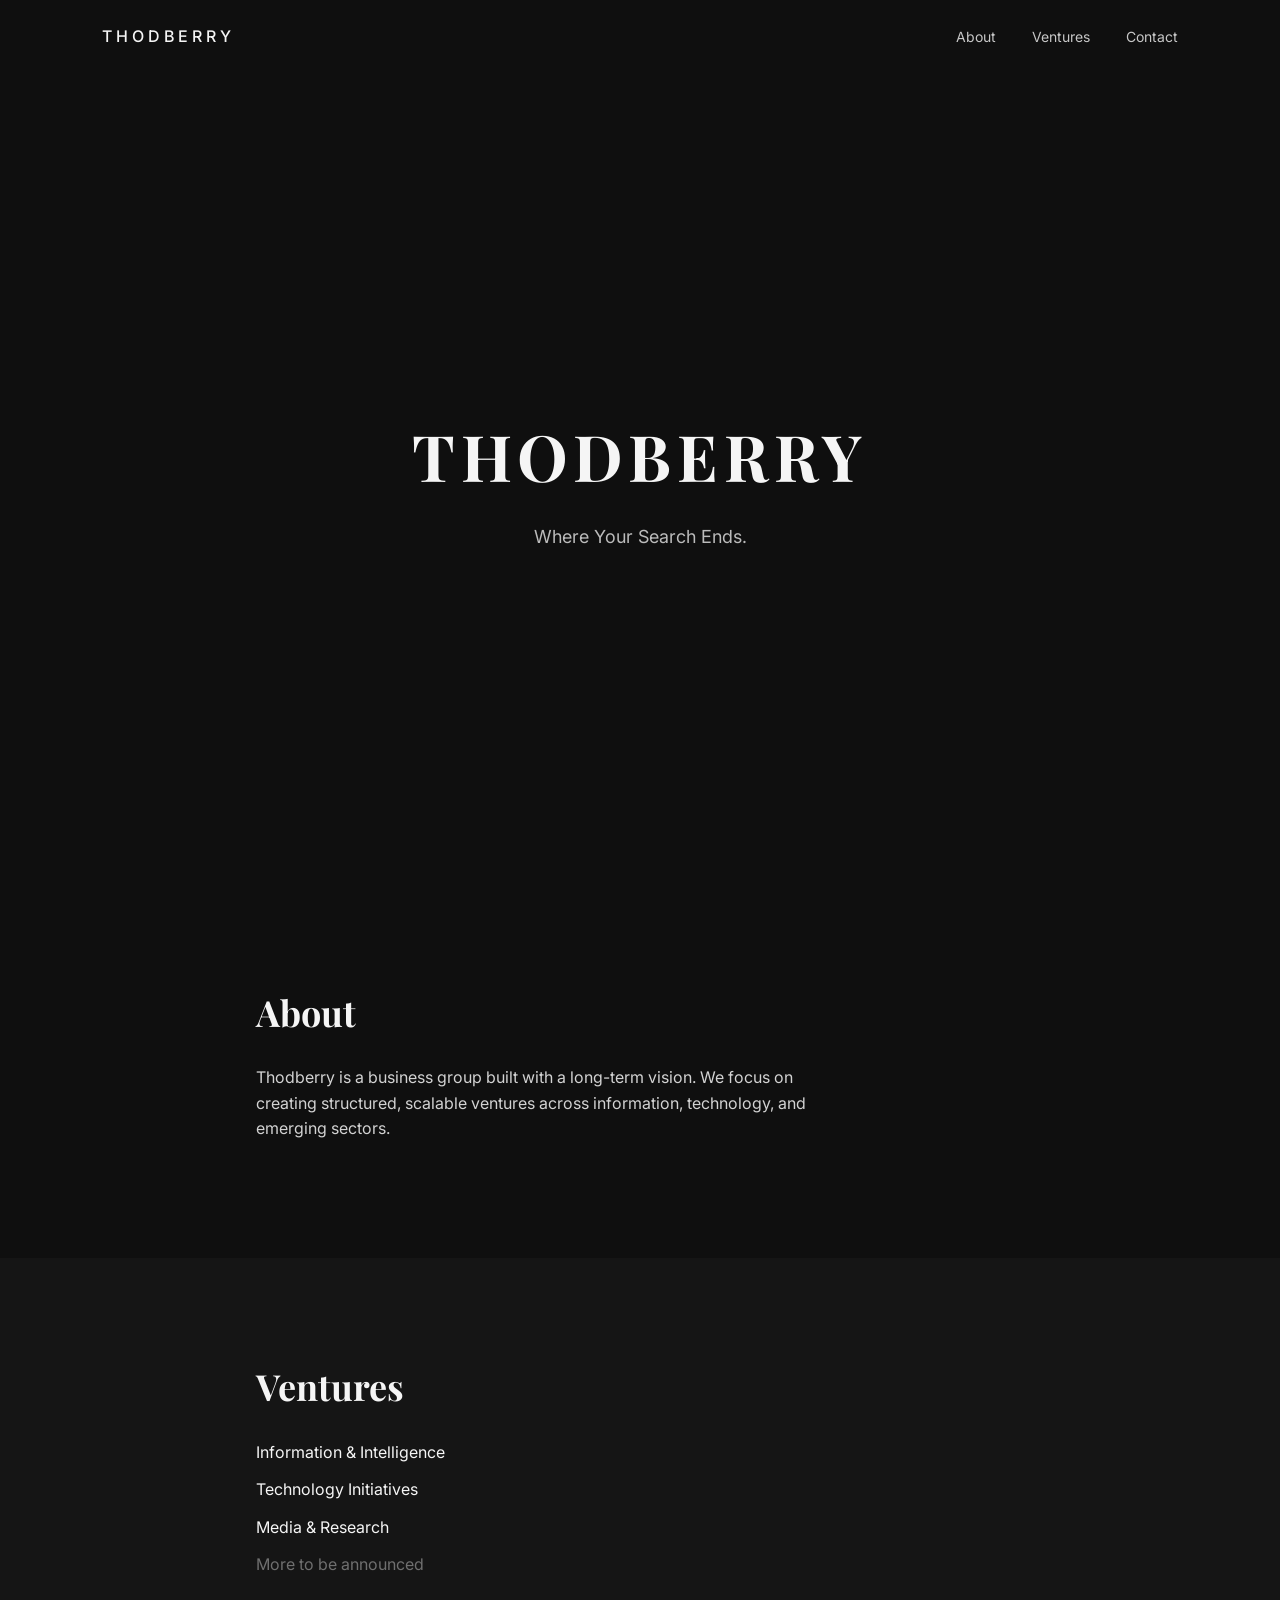
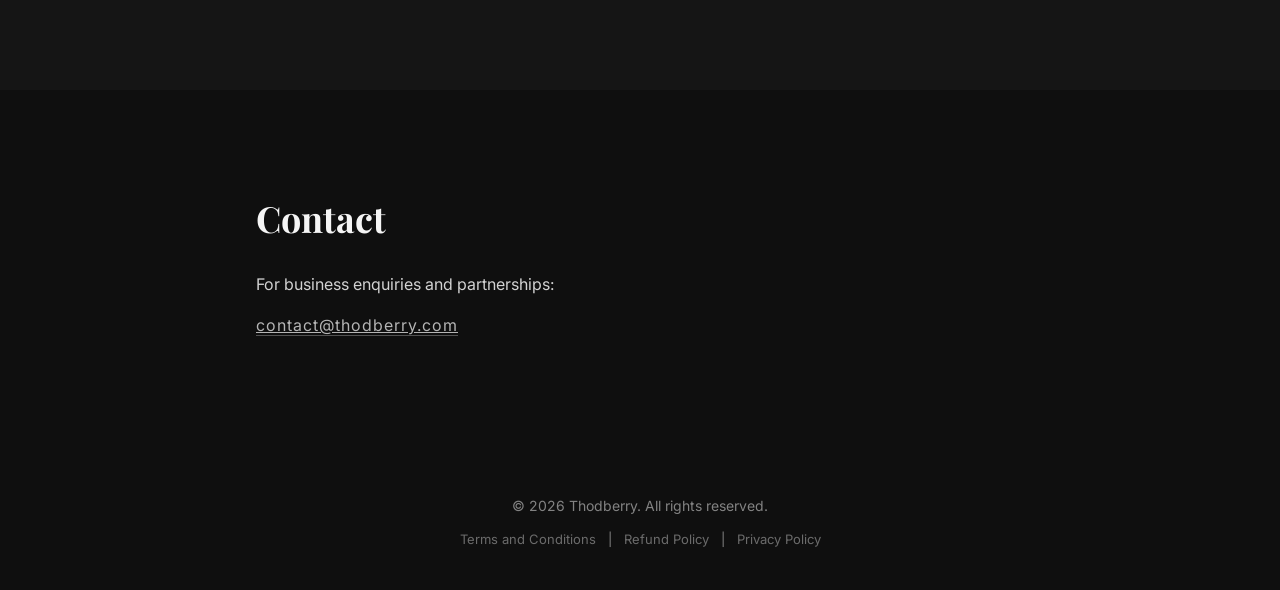
<file: index.html>
<!DOCTYPE html>
<html lang="en">
<head>
  <meta charset="UTF-8" />
  <meta name="viewport" content="width=device-width, initial-scale=1.0" />
  <title>THODBERRY</title>
  <meta name="description" content="Thodberry is a business group built with a long-term vision across multiple ventures." />

  <link rel="stylesheet" href="style.css" />
  <link rel="preconnect" href="https://fonts.googleapis.com">
  <link rel="preconnect" href="https://fonts.gstatic.com" crossorigin>
  <link href="https://fonts.googleapis.com/css2?family=Playfair+Display:wght@400;600&family=Inter:wght@300;400;500&display=swap" rel="stylesheet">
</head>

<body>

  <!-- NAV -->
  <header class="nav">
    <div class="logo">THODBERRY</div>
    <nav>
      <a href="#about">About</a>
      <a href="#ventures">Ventures</a>
      <a href="#contact">Contact</a>
    </nav>
  </header>

  <!-- HERO -->
  <section class="hero">
    <h1>THODBERRY</h1>
    <p class="tagline">Where Your Search Ends.</p>
  </section>

  <!-- ABOUT -->
  <section id="about" class="section">
    <h2>About</h2>
    <p>
      Thodberry is a business group built with a long-term vision.
      We focus on creating structured, scalable ventures across
      information, technology, and emerging sectors.
    </p>
  </section>

  <!-- VENTURES -->
  <section id="ventures" class="section dark">
    <h2>Ventures</h2>
    <ul class="ventures">
      <li>Information & Intelligence</li>
      <li>Technology Initiatives</li>
      <li>Media & Research</li>
      <li class="muted">More to be announced</li>
    </ul>
  </section>

  <!-- CONTACT -->
  <section id="contact" class="section">
    <h2>Contact</h2>
    <p class="contact-text">
      For business enquiries and partnerships:
    </p>
    <p class="contact-email">
      <a href="mailto:contact@thodberry.com">contact@thodberry.com</a>
    </p>
  </section>

  <!-- FOOTER -->
  <footer>
    <p>&copy; <span id="year"></span> Thodberry. All rights reserved.</p>
    <p class="footer-links">
      <a href="terms.html">Terms and Conditions</a> |
      <a href="refund_policy.html">Refund Policy</a> |
      <a href="privacy_policy.html">Privacy Policy</a>
    </p>
  </footer>

  <script src="script.js"></script>
</body>
</html>
</file>
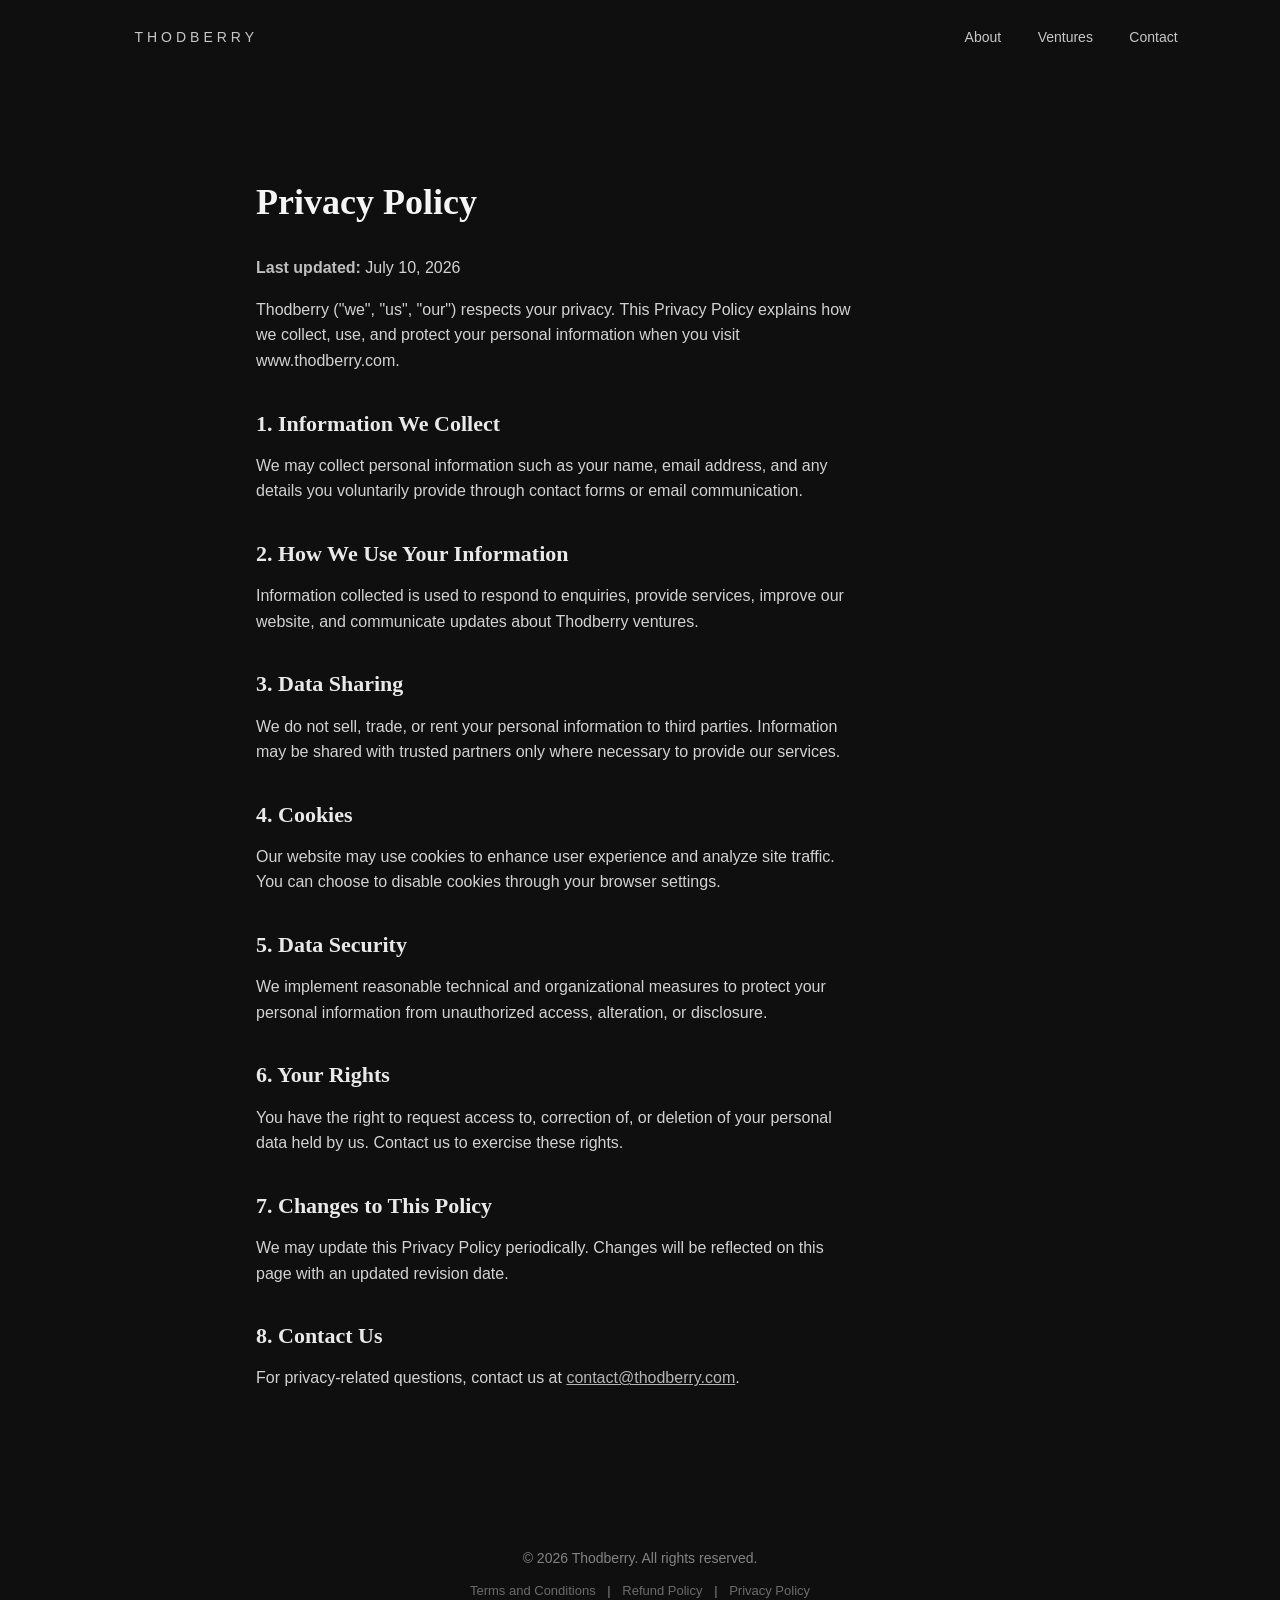
<file: privacy_policy.html>
<!DOCTYPE html>
<html lang="en">
<head>
  <meta charset="UTF-8" />
  <meta name="viewport" content="width=device-width, initial-scale=1.0" />
  <title>Privacy Policy | THODBERRY</title>
  <link rel="stylesheet" href="style.css" />
</head>
<body>
  <header class="nav">
    <div class="logo"><a href="index.html">THODBERRY</a></div>
    <nav>
      <a href="index.html#about">About</a>
      <a href="index.html#ventures">Ventures</a>
      <a href="index.html#contact">Contact</a>
    </nav>
  </header>

  <section class="section">
    <h2>Privacy Policy</h2>
    <p><strong>Last updated:</strong> July 10, 2026</p>

    <p>Thodberry ("we", "us", "our") respects your privacy. This Privacy Policy explains how we collect, use, and protect your personal information when you visit www.thodberry.com.</p>

    <h3>1. Information We Collect</h3>
    <p>We may collect personal information such as your name, email address, and any details you voluntarily provide through contact forms or email communication.</p>

    <h3>2. How We Use Your Information</h3>
    <p>Information collected is used to respond to enquiries, provide services, improve our website, and communicate updates about Thodberry ventures.</p>

    <h3>3. Data Sharing</h3>
    <p>We do not sell, trade, or rent your personal information to third parties. Information may be shared with trusted partners only where necessary to provide our services.</p>

    <h3>4. Cookies</h3>
    <p>Our website may use cookies to enhance user experience and analyze site traffic. You can choose to disable cookies through your browser settings.</p>

    <h3>5. Data Security</h3>
    <p>We implement reasonable technical and organizational measures to protect your personal information from unauthorized access, alteration, or disclosure.</p>

    <h3>6. Your Rights</h3>
    <p>You have the right to request access to, correction of, or deletion of your personal data held by us. Contact us to exercise these rights.</p>

    <h3>7. Changes to This Policy</h3>
    <p>We may update this Privacy Policy periodically. Changes will be reflected on this page with an updated revision date.</p>

    <h3>8. Contact Us</h3>
    <p>For privacy-related questions, contact us at <a href="mailto:contact@thodberry.com">contact@thodberry.com</a>.</p>
  </section>

  <footer>
    <p>&copy; <span id="year"></span> Thodberry. All rights reserved.</p>
    <p class="footer-links">
      <a href="terms.html">Terms and Conditions</a> |
      <a href="refund_policy.html">Refund Policy</a> |
      <a href="privacy_policy.html">Privacy Policy</a>
    </p>
  </footer>
  <script src="script.js"></script>
</body>
</html>
</file>
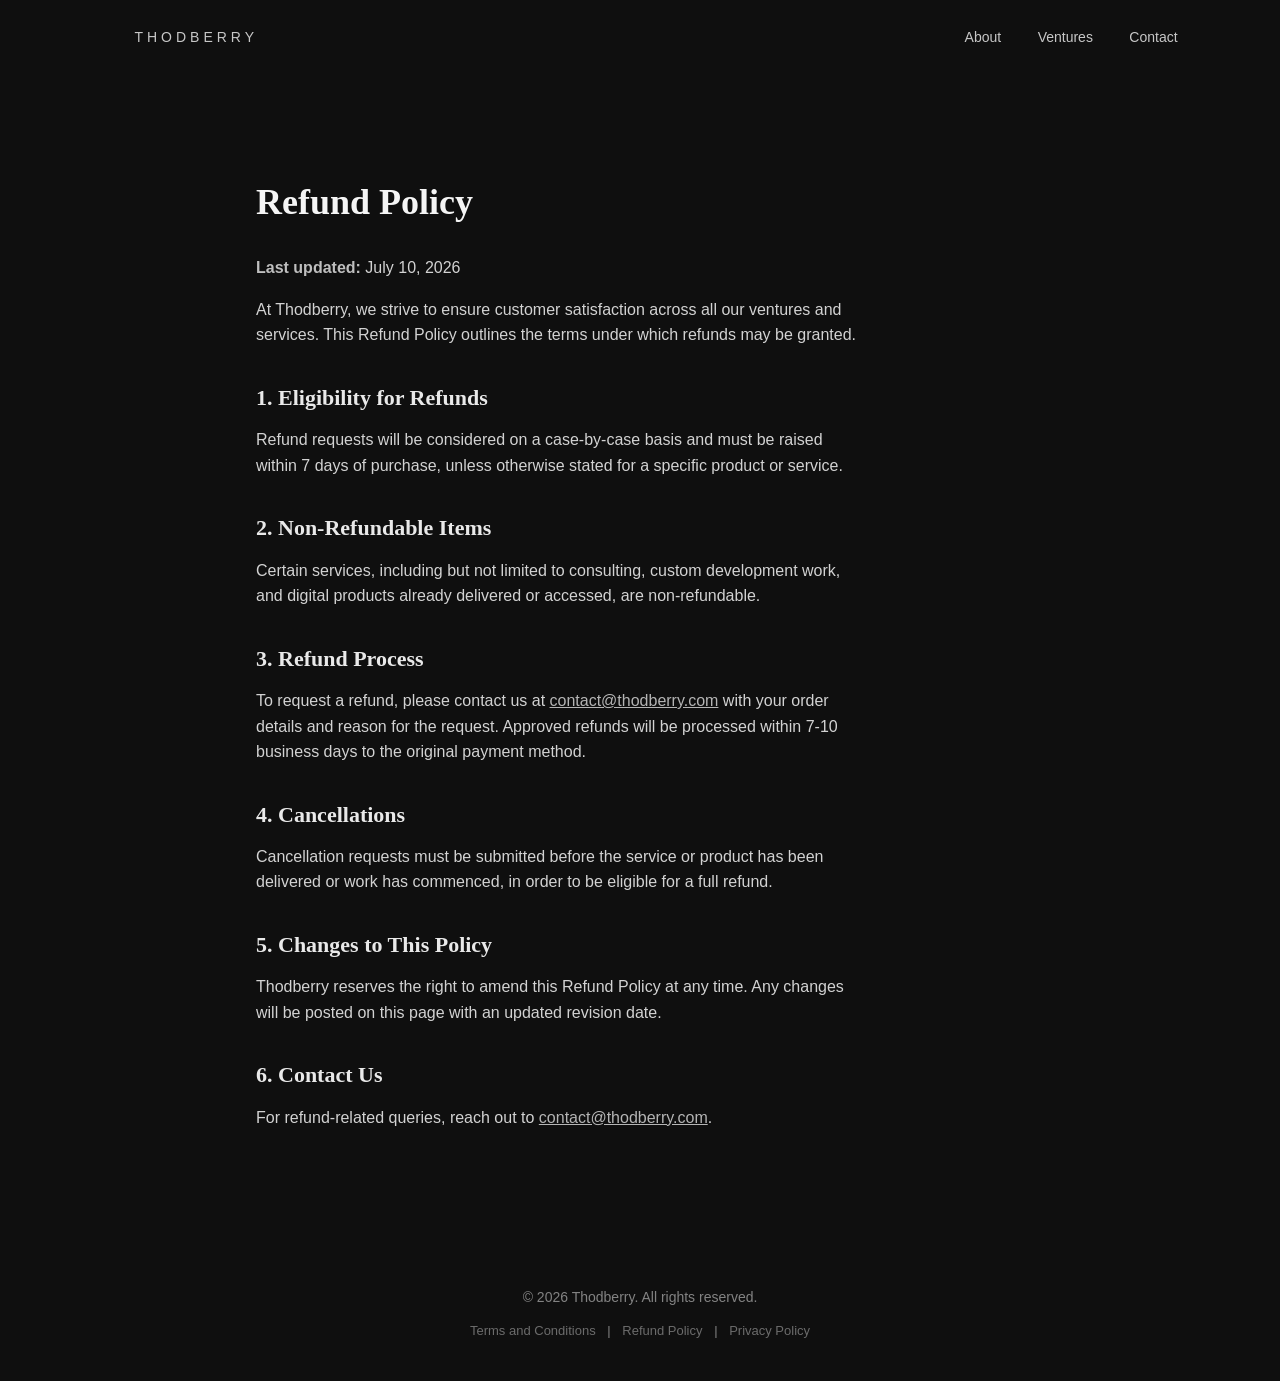
<file: refund_policy.html>
<!DOCTYPE html>
<html lang="en">
<head>
  <meta charset="UTF-8" />
  <meta name="viewport" content="width=device-width, initial-scale=1.0" />
  <title>Refund Policy | THODBERRY</title>
  <link rel="stylesheet" href="style.css" />
</head>
<body>
  <header class="nav">
    <div class="logo"><a href="index.html">THODBERRY</a></div>
    <nav>
      <a href="index.html#about">About</a>
      <a href="index.html#ventures">Ventures</a>
      <a href="index.html#contact">Contact</a>
    </nav>
  </header>

  <section class="section">
    <h2>Refund Policy</h2>
    <p><strong>Last updated:</strong> July 10, 2026</p>

    <p>At Thodberry, we strive to ensure customer satisfaction across all our ventures and services. This Refund Policy outlines the terms under which refunds may be granted.</p>

    <h3>1. Eligibility for Refunds</h3>
    <p>Refund requests will be considered on a case-by-case basis and must be raised within 7 days of purchase, unless otherwise stated for a specific product or service.</p>

    <h3>2. Non-Refundable Items</h3>
    <p>Certain services, including but not limited to consulting, custom development work, and digital products already delivered or accessed, are non-refundable.</p>

    <h3>3. Refund Process</h3>
    <p>To request a refund, please contact us at <a href="mailto:contact@thodberry.com">contact@thodberry.com</a> with your order details and reason for the request. Approved refunds will be processed within 7-10 business days to the original payment method.</p>

    <h3>4. Cancellations</h3>
    <p>Cancellation requests must be submitted before the service or product has been delivered or work has commenced, in order to be eligible for a full refund.</p>

    <h3>5. Changes to This Policy</h3>
    <p>Thodberry reserves the right to amend this Refund Policy at any time. Any changes will be posted on this page with an updated revision date.</p>

    <h3>6. Contact Us</h3>
    <p>For refund-related queries, reach out to <a href="mailto:contact@thodberry.com">contact@thodberry.com</a>.</p>
  </section>

  <footer>
    <p>&copy; <span id="year"></span> Thodberry. All rights reserved.</p>
    <p class="footer-links">
      <a href="terms.html">Terms and Conditions</a> |
      <a href="refund_policy.html">Refund Policy</a> |
      <a href="privacy_policy.html">Privacy Policy</a>
    </p>
  </footer>
  <script src="script.js"></script>
</body>
</html>
</file>
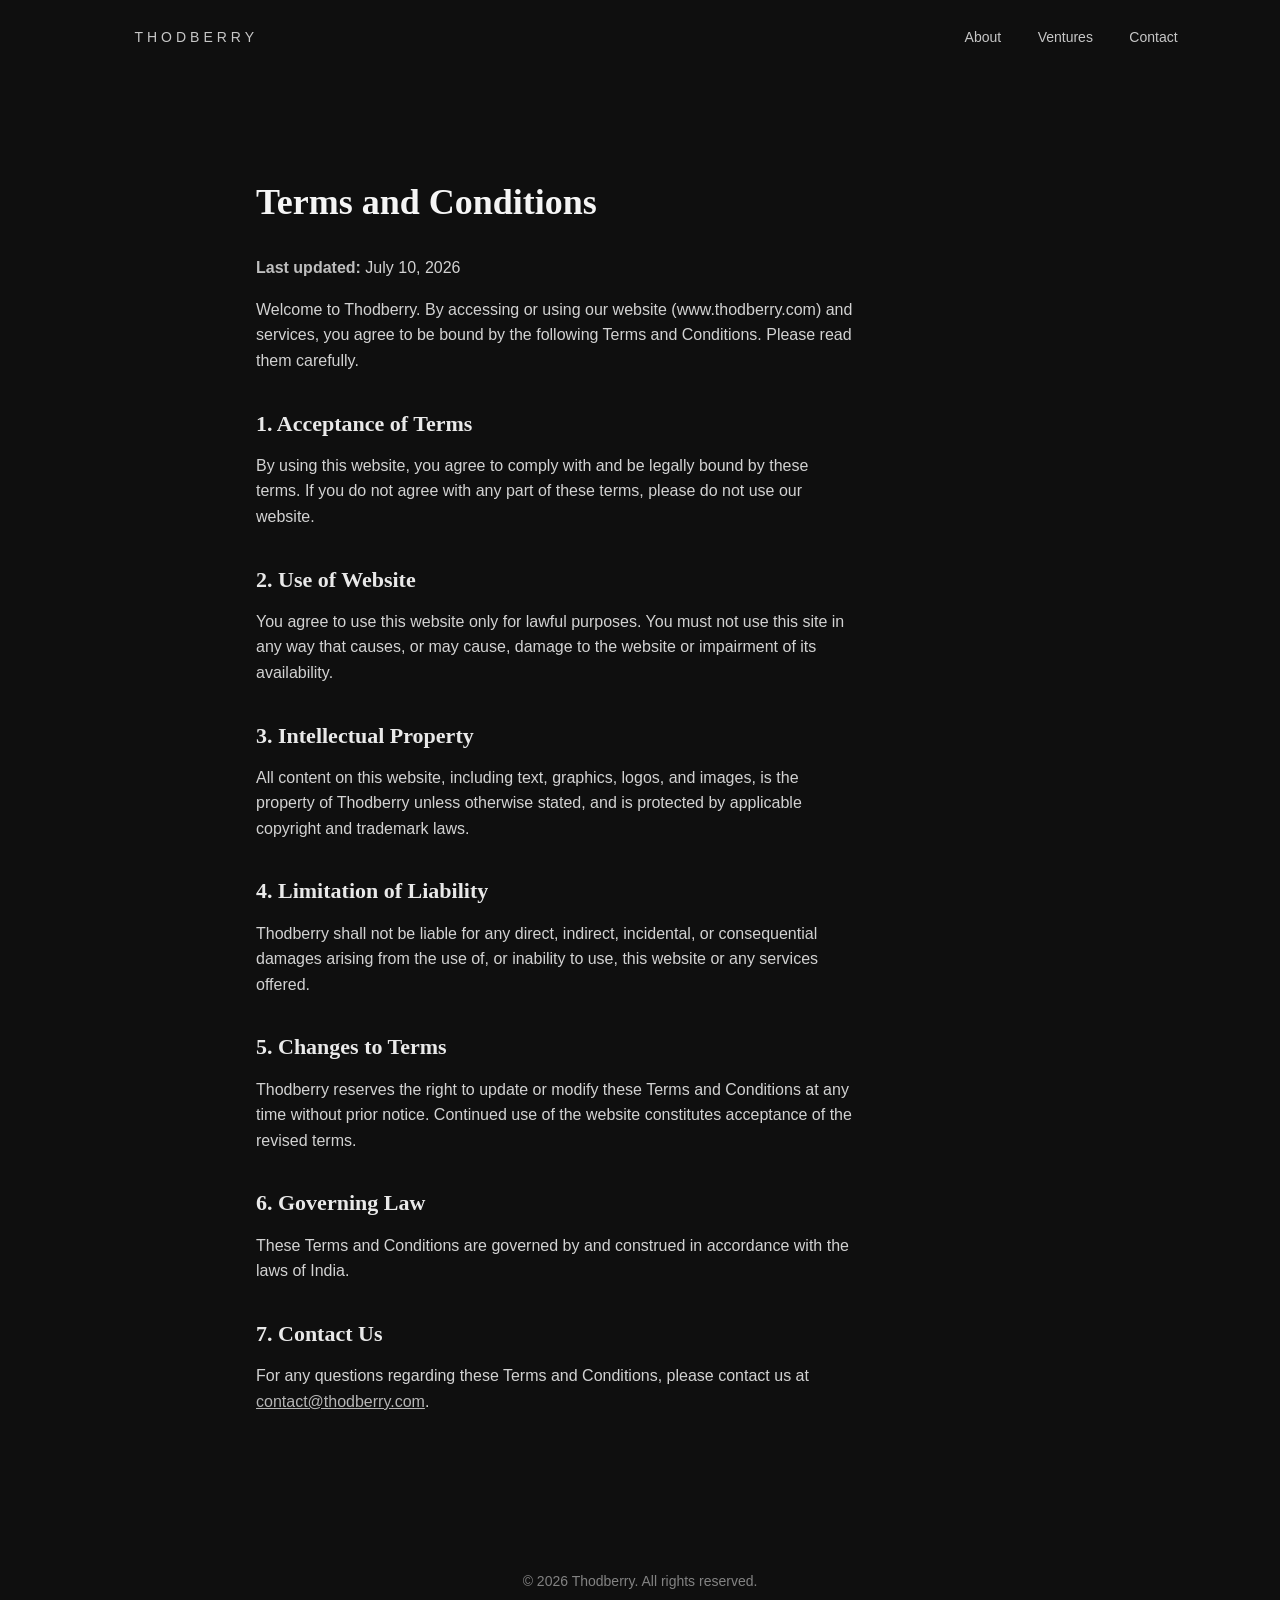
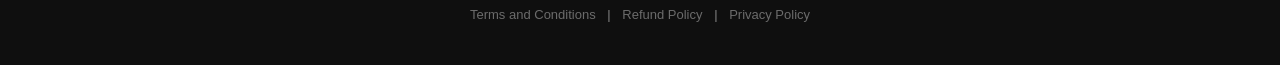
<file: terms.html>
<!DOCTYPE html>
<html lang="en">
<head>
  <meta charset="UTF-8" />
  <meta name="viewport" content="width=device-width, initial-scale=1.0" />
  <title>Terms and Conditions | THODBERRY</title>
  <link rel="stylesheet" href="style.css" />
</head>
<body>
  <header class="nav">
    <div class="logo"><a href="index.html">THODBERRY</a></div>
    <nav>
      <a href="index.html#about">About</a>
      <a href="index.html#ventures">Ventures</a>
      <a href="index.html#contact">Contact</a>
    </nav>
  </header>

  <section class="section">
    <h2>Terms and Conditions</h2>
    <p><strong>Last updated:</strong> July 10, 2026</p>

    <p>Welcome to Thodberry. By accessing or using our website (www.thodberry.com) and services, you agree to be bound by the following Terms and Conditions. Please read them carefully.</p>

    <h3>1. Acceptance of Terms</h3>
    <p>By using this website, you agree to comply with and be legally bound by these terms. If you do not agree with any part of these terms, please do not use our website.</p>

    <h3>2. Use of Website</h3>
    <p>You agree to use this website only for lawful purposes. You must not use this site in any way that causes, or may cause, damage to the website or impairment of its availability.</p>

    <h3>3. Intellectual Property</h3>
    <p>All content on this website, including text, graphics, logos, and images, is the property of Thodberry unless otherwise stated, and is protected by applicable copyright and trademark laws.</p>

    <h3>4. Limitation of Liability</h3>
    <p>Thodberry shall not be liable for any direct, indirect, incidental, or consequential damages arising from the use of, or inability to use, this website or any services offered.</p>

    <h3>5. Changes to Terms</h3>
    <p>Thodberry reserves the right to update or modify these Terms and Conditions at any time without prior notice. Continued use of the website constitutes acceptance of the revised terms.</p>

    <h3>6. Governing Law</h3>
    <p>These Terms and Conditions are governed by and construed in accordance with the laws of India.</p>

    <h3>7. Contact Us</h3>
    <p>For any questions regarding these Terms and Conditions, please contact us at <a href="mailto:contact@thodberry.com">contact@thodberry.com</a>.</p>
  </section>

  <footer>
    <p>&copy; <span id="year"></span> Thodberry. All rights reserved.</p>
    <p class="footer-links">
      <a href="terms.html">Terms and Conditions</a> |
      <a href="refund_policy.html">Refund Policy</a> |
      <a href="privacy_policy.html">Privacy Policy</a>
    </p>
  </footer>
  <script src="script.js"></script>
</body>
</html>
</file>
<file: style.css>
/* RESET */
* {
  margin: 0;
  padding: 0;
  box-sizing: border-box;
}

/* BASE */
body {
  font-family: 'Inter', sans-serif;
  background-color: #0f0f0f;
  color: #f5f5f5;
  line-height: 1.6;
}

/* NAV */
.nav {
  display: flex;
  justify-content: space-between;
  align-items: center;
  padding: 24px 8%;
}

.logo {
  font-weight: 500;
  letter-spacing: 4px;
}

.logo a {
  color: #f5f5f5;
  text-decoration: none;
}

.nav a {
  color: #f5f5f5;
  text-decoration: none;
  margin-left: 32px;
  font-size: 14px;
  opacity: 0.8;
}

.nav a:hover {
  opacity: 1;
}

/* HERO */
.hero {
  height: 90vh;
  display: flex;
  flex-direction: column;
  justify-content: center;
  align-items: center;
  text-align: center;
}

.hero h1 {
  font-family: 'Playfair Display', serif;
  font-size: 64px;
  letter-spacing: 6px;
}

.tagline {
  margin-top: 16px;
  font-size: 18px;
  opacity: 0.75;
}

/* SECTIONS */
.section {
  padding: 100px 20%;
}

.section h2 {
  font-family: 'Playfair Display', serif;
  font-size: 36px;
  margin-bottom: 24px;
}

.section p {
  font-size: 16px;
  max-width: 600px;
  opacity: 0.85;
  margin-bottom: 16px;
}

.dark {
  background-color: #151515;
}

/* VENTURES */
.ventures {
  list-style: none;
  margin-top: 20px;
}

.ventures li {
  margin-bottom: 12px;
  font-size: 16px;
}

.muted {
  opacity: 0.4;
}

/* CONTACT */
.contact-text {
  margin-bottom: 12px;
}

.contact-email {
  font-size: 18px;
  letter-spacing: 1px;
}

.contact-email a {
  color: #f5f5f5;
  text-decoration: none;
  border-bottom: 1px solid rgba(245, 245, 245, 0.4);
  transition: opacity 0.2s ease;
}

.contact-email a:hover {
  opacity: 0.7;
}

/* LEGAL PAGES (Terms, Refund, Privacy) */
.section h3 {
  font-family: 'Playfair Display', serif;
  font-size: 22px;
  margin-top: 32px;
  margin-bottom: 12px;
  opacity: 0.95;
}

.section p strong {
  opacity: 0.9;
  font-weight: 600;
}

.section p a {
  color: #f5f5f5;
  text-decoration: underline;
  opacity: 0.85;
}

.section p a:hover {
  opacity: 1;
}

/* FOOTER */
footer {
  padding: 40px;
  text-align: center;
  font-size: 14px;
  opacity: 0.5;
}

.footer-links {
  margin-top: 12px;
  font-size: 13px;
}

.footer-links a {
  color: #f5f5f5;
  text-decoration: none;
  margin: 0 8px;
  opacity: 0.8;
}

.footer-links a:hover {
  opacity: 1;
  text-decoration: underline;
}

/* RESPONSIVE */
@media (max-width: 768px) {
  .hero h1 {
    font-size: 42px;
  }

  .section {
    padding: 80px 10%;
  }

  .nav nav {
    display: none;
  }

  .section h3 {
    font-size: 19px;
  }
}
</file>
